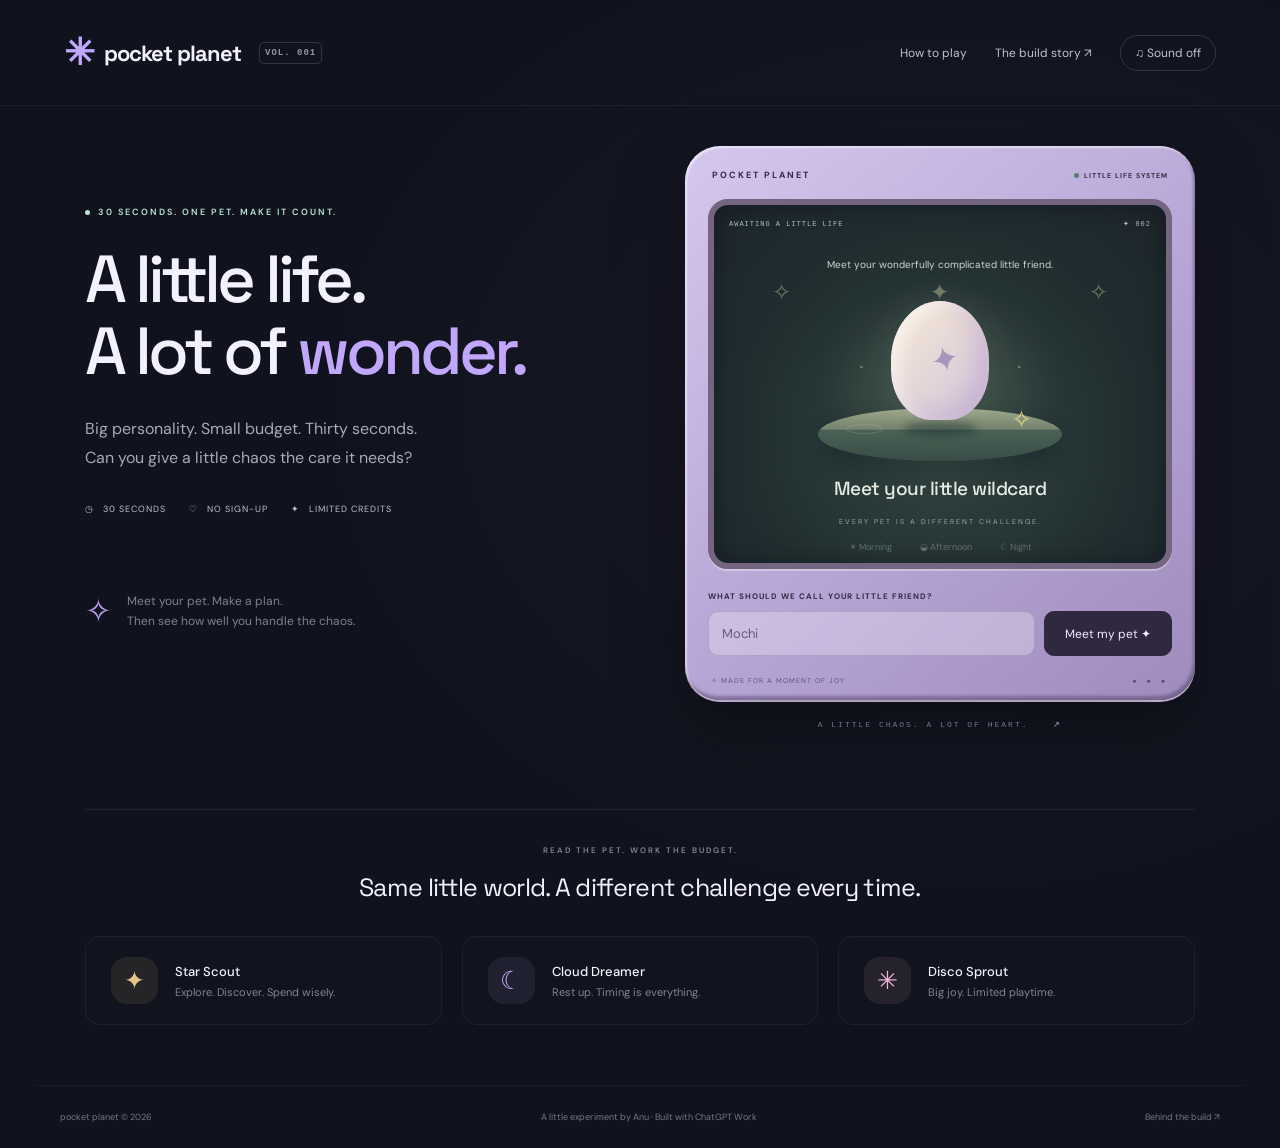
<file: index.html>
<!doctype html><html lang="en"><head><meta charset="utf-8"><meta name="viewport" content="width=device-width,initial-scale=1"><meta name="description" content="Hatch a friend. Shape a little life. A 30-second virtual pet strategy challenge."><title>Pocket Planet — A little life, a lot of wonder</title><link rel="stylesheet" href="style.css"></head><body>
<header><a class="brand" href="./"><span class="brandmark">✳</span> pocket planet<span class="beta">VOL. 001</span></a><nav><button id="how">How to play</button><a href="journey.html">The build story ↗</a><button id="sound" aria-pressed="false" aria-label="Enable sound">♫ Sound off</button></nav></header>
<main><section class="intro"><div class="eyebrow"><span></span> 30 SECONDS. ONE PET. MAKE IT COUNT.</div><h1>A little life.<br>A lot of <em>wonder.</em></h1><p>Big personality. Small budget. Thirty seconds.<br>Can you give a little chaos the care it needs?</p><div class="intro-bottom"><span>◷ &nbsp; 30 SECONDS</span><span>♡ &nbsp; NO SIGN-UP</span><span>✦ &nbsp; LIMITED CREDITS</span></div><div class="note"><span>✧</span><p>Meet your pet. Make a plan.<br>Then see how well you handle the chaos.</p></div></section>
<section class="game-wrap" aria-label="Virtual pet game"><div class="console"><div class="console-top"><span>POCKET PLANET</span><span><i></i> LITTLE LIFE SYSTEM</span></div><div class="screen" id="screen"><div class="screen-top"><span id="chapter">AWAITING A LITTLE LIFE</span><span id="turn">✦ 001</span></div><div class="stars">✧ <span>·</span> ✦ <span>·</span> ✧</div><div class="speech" id="speech" aria-live="polite">A tiny personality. A brand-new challenge.</div><button class="pet-stage" id="pet" aria-label="Hatch your egg"><div class="halo"></div><div class="orb" id="creature"><div class="egg-pattern">✦</div><div class="face"><i></i><i></i><b></b><span></span><span></span></div><div class="leaf"></div></div><div class="shadow"></div><div class="planet"><div class="crater"></div><div class="sprig">✧</div></div><div id="particles"></div></button><div class="pet-label"><h2 id="petname">Meet your little wildcard</h2><span id="subtitle">EVERY PET IS A DIFFERENT CHALLENGE.</span></div><div class="progress" id="progress"><span class="active">☀ Morning</span><span>◒ Afternoon</span><span>☾ Night</span></div></div>
<div id="onboard"><label for="name">WHAT SHOULD WE CALL YOUR LITTLE FRIEND?</label><div class="name-row"><input id="name" maxlength="18" placeholder="Mochi" aria-label="Pet name"><button class="primary" id="hatch">Meet my pet ✦</button></div></div>
<div id="briefing" hidden><div class="pet-dossier"><span id="trait" class="trait"></span><h3 id="profile-title"></h3><p id="profile-desc"></p><div class="loadout"><strong id="brief-budget"></strong><span>30-second round · 2 timed wishes</span></div><p id="brief-stats" class="brief-stats"></p><div id="price-preview"></div><p class="brief-tip">Keep needs high, answer wishes, and mix your care. Activities take time and supplies are limited. Prices drop by 1 credit from 12–18s.</p></div><button class="primary start-round" id="start">Start the clock →</button><p class="clock-note">The timer starts only when you’re ready. It keeps running if you leave or refresh.</p></div><div id="playing" hidden><div class="round-hud"><div><small>TIME LEFT</small><strong id="timer">30.0s</strong></div><div><small>CREDITS</small><strong id="wallet"></strong></div><div><small>CARE POINTS</small><strong id="live-score"></strong></div></div><div class="time-track"><div id="time-fill"></div></div><div id="request" class="request" role="status"></div><div class="meters"><div>Fullness <strong id="v0"></strong><meter id="m0" min="0" max="100"></meter></div><div>Happiness <strong id="v1"></strong><meter id="m1" min="0" max="100"></meter></div><div>Energy <strong id="v2"></strong><meter id="m2" min="0" max="100"></meter></div></div><div class="actions"><button data-action="feed"><span>◕</span>Feed<small></small></button><button data-action="play"><span>✳</span>Play<small></small></button><button data-action="rest"><span>☾</span>Rest<small></small></button><button data-action="explore"><span>✧</span>Explore<small></small></button></div><div class="turns"><span id="hint">Every choice leaves a little sparkle.</span><span id="count">0 / 12 moments</span></div></div>
<div id="ending" hidden><div class="ending-head">✦ YOUR 30-SECOND CARE REPORT</div><div class="report-score"><strong id="final-score"></strong><span id="medal"></span></div><div id="breakdown"></div><p id="result"></p><div class="end-buttons"><button class="primary" id="download">Save keepsake ↓</button><button id="replay">New challenge ↻</button></div></div><div class="console-bottom"><span>✧ MADE FOR A MOMENT OF JOY</span><span>● ● ●</span></div></div><div class="under-console">A LITTLE CHAOS. A LOT OF HEART. <span>↗</span></div></section></main>
<section class="below"><span class="eyebrow">READ THE PET. WORK THE BUDGET.</span><h2>Same little world. A different challenge every time.</h2><div class="evolutions"><article><span class="mini scout">✦</span><div><h3>Star Scout</h3><p>Explore. Discover. Spend wisely.</p></div></article><article><span class="mini dreamer">☾</span><div><h3>Cloud Dreamer</h3><p>Rest up. Timing is everything.</p></div></article><article><span class="mini disco">✳</span><div><h3>Disco Sprout</h3><p>Big joy. Limited playtime.</p></div></article></div></section><footer><span>pocket planet © 2026</span><span>A little experiment by Anu · Built with ChatGPT Work</span><a href="journey.html">Behind the build ↗</a></footer>
<dialog id="modal"><button id="close" class="close" aria-label="Close dialog">×</button><div id="modalbody"></div></dialog><script src="engine.js"></script><script src="game.js"></script></body></html>
</file>
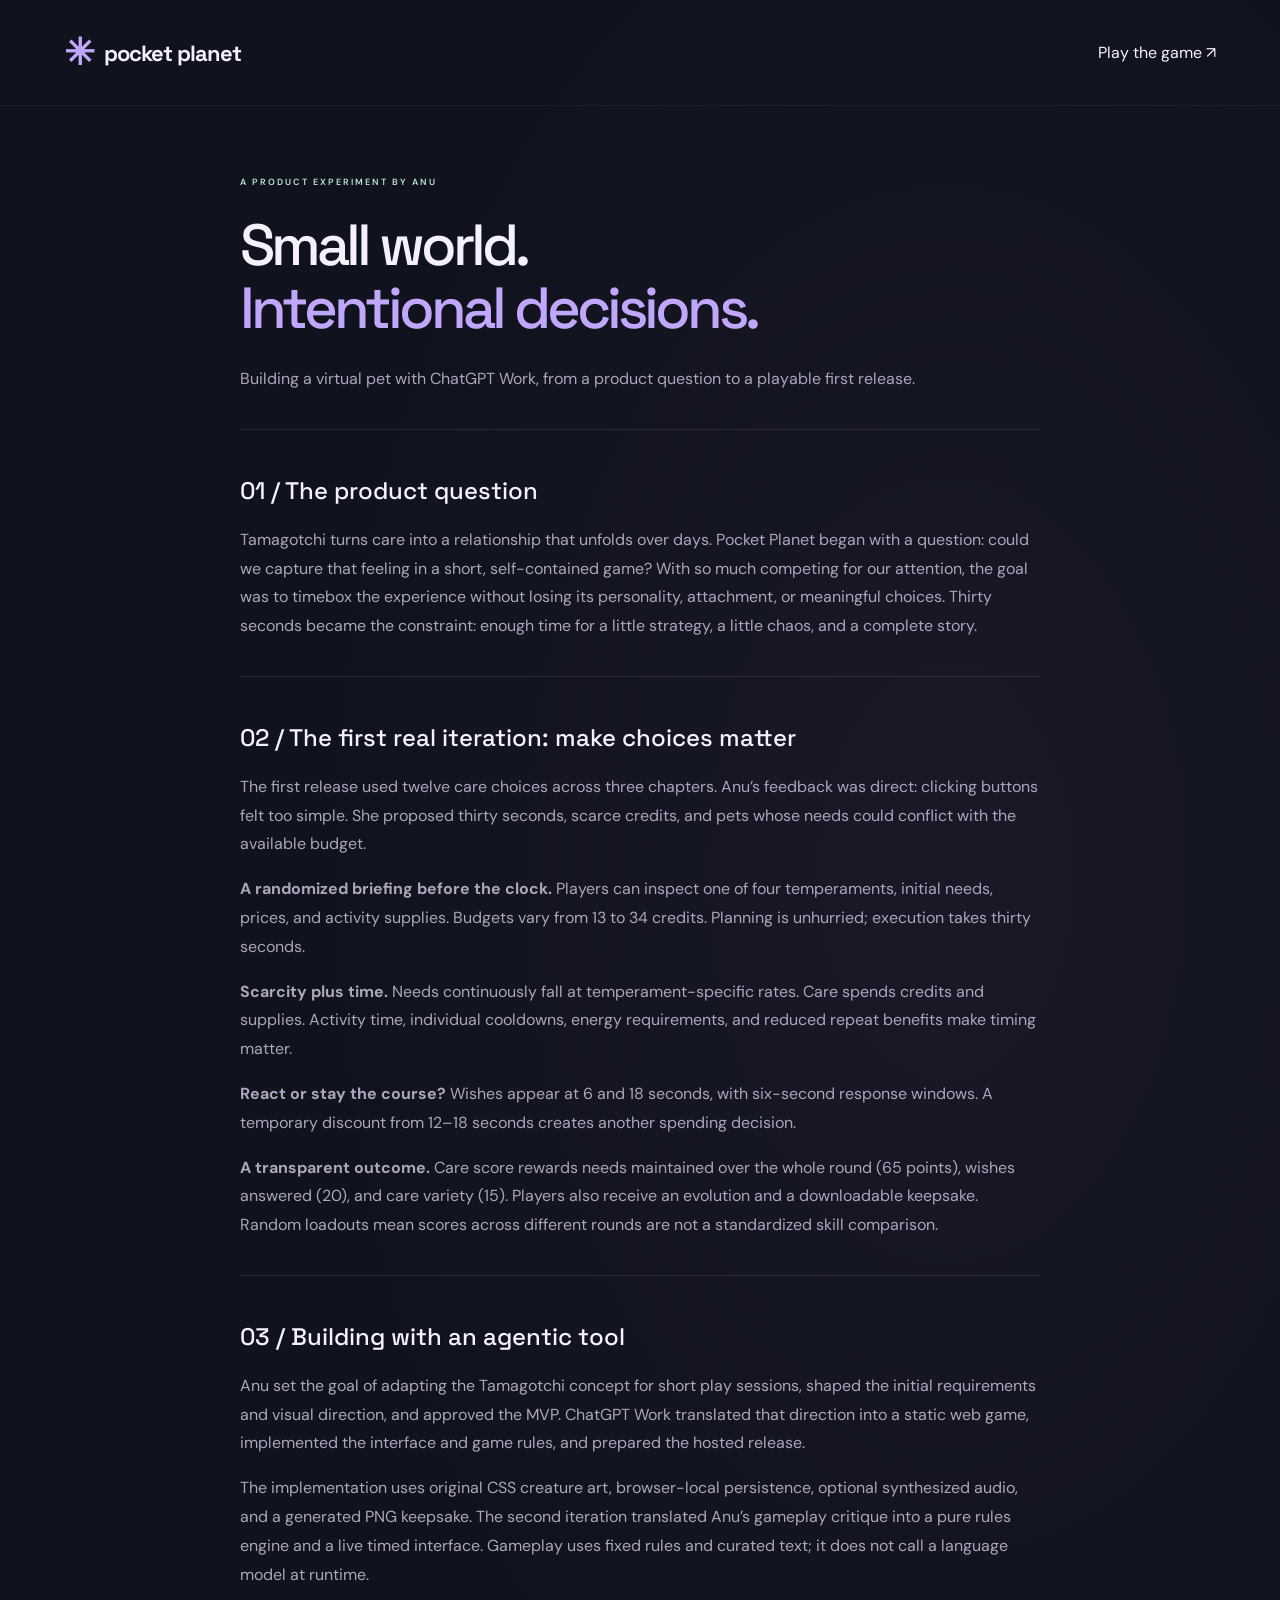
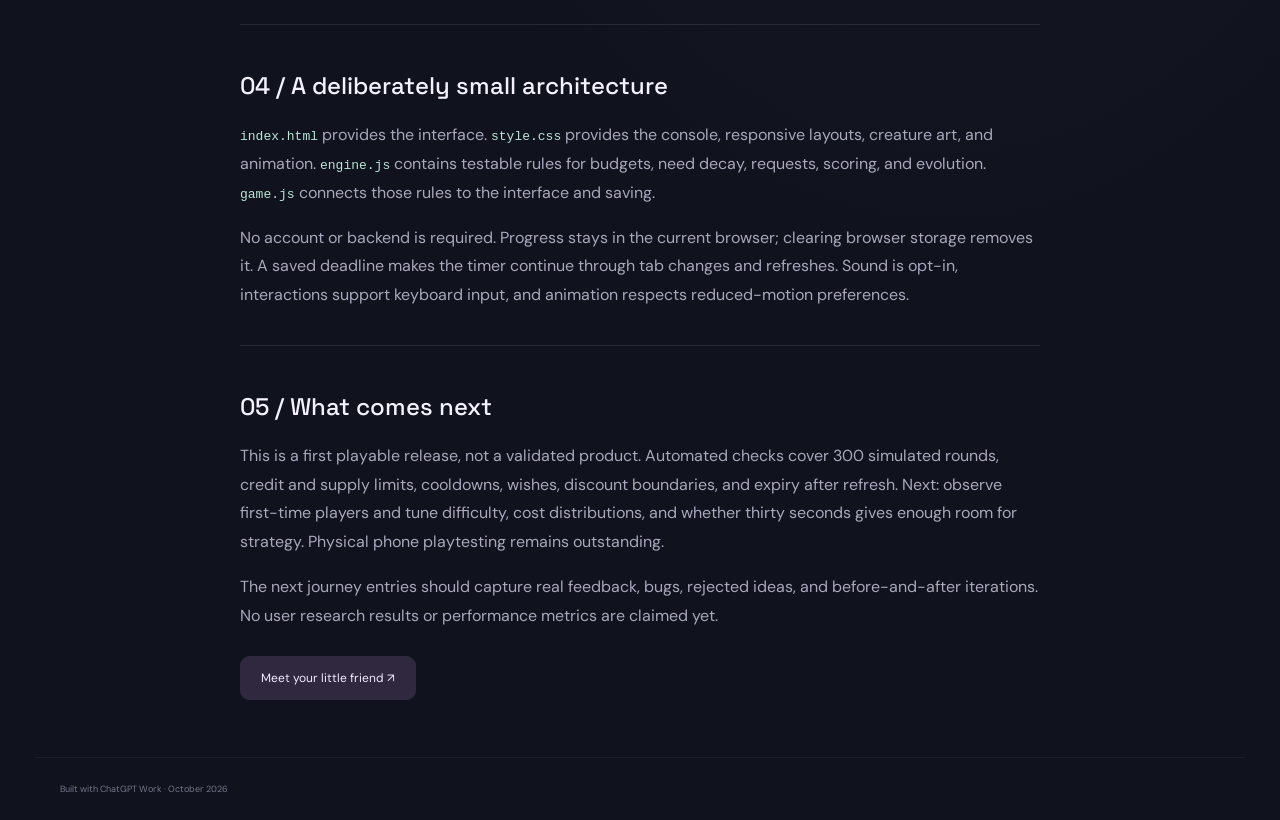
<file: journey.html>
<!doctype html><html lang="en"><head><meta charset="utf-8"><meta name="viewport" content="width=device-width,initial-scale=1"><title>Pocket Planet — The build story</title><link rel="stylesheet" href="style.css"></head><body><header><a class="brand" href="./"><span class="brandmark">✳</span> pocket planet</a><a href="./">Play the game ↗</a></header><main class="journey" style="display:block"><div class="eyebrow">A PRODUCT EXPERIMENT BY ANU</div><h1>Small world.<br><em>Intentional decisions.</em></h1><p>Building a virtual pet with ChatGPT Work, from a product question to a playable first release.</p><section><h2>01 / The product question</h2><p>Tamagotchi turns care into a relationship that unfolds over days. Pocket Planet began with a question: could we capture that feeling in a short, self-contained game? With so much competing for our attention, the goal was to timebox the experience without losing its personality, attachment, or meaningful choices. Thirty seconds became the constraint: enough time for a little strategy, a little chaos, and a complete story.</p></section><section><h2>02 / The first real iteration: make choices matter</h2><p>The first release used twelve care choices across three chapters. Anu’s feedback was direct: clicking buttons felt too simple. She proposed thirty seconds, scarce credits, and pets whose needs could conflict with the available budget.</p><p><b>A randomized briefing before the clock.</b> Players can inspect one of four temperaments, initial needs, prices, and activity supplies. Budgets vary from 13 to 34 credits. Planning is unhurried; execution takes thirty seconds.</p><p><b>Scarcity plus time.</b> Needs continuously fall at temperament-specific rates. Care spends credits and supplies. Activity time, individual cooldowns, energy requirements, and reduced repeat benefits make timing matter.</p><p><b>React or stay the course?</b> Wishes appear at 6 and 18 seconds, with six-second response windows. A temporary discount from 12–18 seconds creates another spending decision.</p><p><b>A transparent outcome.</b> Care score rewards needs maintained over the whole round (65 points), wishes answered (20), and care variety (15). Players also receive an evolution and a downloadable keepsake. Random loadouts mean scores across different rounds are not a standardized skill comparison.</p></section><section><h2>03 / Building with an agentic tool</h2><p>Anu set the goal of adapting the Tamagotchi concept for short play sessions, shaped the initial requirements and visual direction, and approved the MVP. ChatGPT Work translated that direction into a static web game, implemented the interface and game rules, and prepared the hosted release.</p><p>The implementation uses original CSS creature art, browser-local persistence, optional synthesized audio, and a generated PNG keepsake. The second iteration translated Anu’s gameplay critique into a pure rules engine and a live timed interface. Gameplay uses fixed rules and curated text; it does not call a language model at runtime.</p></section><section><h2>04 / A deliberately small architecture</h2><p><code>index.html</code> provides the interface. <code>style.css</code> provides the console, responsive layouts, creature art, and animation. <code>engine.js</code> contains testable rules for budgets, need decay, requests, scoring, and evolution. <code>game.js</code> connects those rules to the interface and saving.</p><p>No account or backend is required. Progress stays in the current browser; clearing browser storage removes it. A saved deadline makes the timer continue through tab changes and refreshes. Sound is opt-in, interactions support keyboard input, and animation respects reduced-motion preferences.</p></section><section><h2>05 / What comes next</h2><p>This is a first playable release, not a validated product. Automated checks cover 300 simulated rounds, credit and supply limits, cooldowns, wishes, discount boundaries, and expiry after refresh. Next: observe first-time players and tune difficulty, cost distributions, and whether thirty seconds gives enough room for strategy. Physical phone playtesting remains outstanding.</p><p>The next journey entries should capture real feedback, bugs, rejected ideas, and before-and-after iterations. No user research results or performance metrics are claimed yet.</p></section><a class="primary" href="./">Meet your little friend ↗</a></main><footer>Built with ChatGPT Work · October 2026</footer></body></html>
</file>
<file: style.css>
@import url('https://fonts.googleapis.com/css2?family=DM+Sans:wght@400;500;600;700&family=Space+Grotesk:wght@400;500;600;700&display=swap');
:root{color-scheme:dark;--bg:#10131d;--text:#f4f1ff;--muted:#9293aa;--lilac:#c0a7fb;--mint:#b9e5d6}*{box-sizing:border-box}body{margin:0;background:var(--bg);color:var(--text);font-family:'DM Sans',sans-serif;background-image:radial-gradient(ellipse at 74% 36%,#29213960,transparent 46%)}button,a,input{-webkit-tap-highlight-color:transparent}button,a{color:inherit}button{font:inherit;cursor:pointer}button:focus-visible,a:focus-visible,input:focus-visible{outline:3px solid var(--mint);outline-offset:5px}a{text-decoration:none}header{height:106px;max-width:1320px;margin:auto;padding:0 5%;display:flex;align-items:center;justify-content:space-between;border-bottom:1px solid #ffffff0d}.brand{font-family:'Space Grotesk';font-weight:700;font-size:22px;display:flex;align-items:center;gap:10px;letter-spacing:-1px}.brandmark{color:var(--lilac);font-size:37px}.beta{font-family:monospace;font-size:9px;letter-spacing:1px;color:var(--muted);border:1px solid #ffffff24;border-radius:5px;padding:5px;margin-left:8px}nav{display:flex;gap:28px;align-items:center;font-size:12px;color:#c2bfd1}nav button{border:0;background:none;padding:8px 0}#sound{border:1px solid #ffffff24;border-radius:30px;padding:9px 14px}main{max-width:1160px;margin:68px auto 80px;display:grid;grid-template-columns:1fr 510px;align-items:center;gap:50px;padding:0 25px}.eyebrow{font-size:9px;font-weight:600;letter-spacing:2px;color:var(--mint);display:flex;align-items:center;gap:8px}.eyebrow>span{width:5px;height:5px;border-radius:50%;background:var(--mint)}h1{font-family:'Space Grotesk';font-size:clamp(48px,5.2vw,70px);font-weight:500;letter-spacing:-4px;line-height:1.08;margin:26px 0}h1 em{font-style:normal;color:var(--lilac)}.intro>p{font-size:16px;line-height:1.85;color:#aaa7bc}.intro-bottom{display:flex;gap:23px;margin-top:30px;font-size:9px;letter-spacing:1px;color:#c4bed3}.note{display:flex;align-items:center;gap:15px;margin-top:64px}.note>span{font-size:32px;color:#bda0ed}.note p{font-size:12px;line-height:1.7;color:#7f7f96}.console{border-radius:35px;background:linear-gradient(140deg,#d5c7ed,#b4a2d3 60%,#9f8cbc);padding:21px 23px 15px;box-shadow:inset 2px 2px 2px #ffffff80,inset -2px -4px 3px #46345a70,0 25px 75px #0005,0 2px 0 #e6d6fa;color:#332b44;transform:rotate(-1deg)}.console-top{display:flex;justify-content:space-between;font-size:9px;letter-spacing:2px;font-weight:700;padding:2px 4px 18px}.console-top span+span{font-size:7px;letter-spacing:1px;display:flex;align-items:center;gap:5px}.console-top i{width:5px;height:5px;background:#547f68;border-radius:50%}.screen{background:radial-gradient(ellipse at 50% 64%,#344541,#202e30 60%,#1d252c);border:6px solid #746580;border-radius:20px;position:relative;overflow:hidden;box-shadow:0 2px 0 #fff5,inset 0 0 25px #0005;height:370px;color:#e5ece3;transition:background 1s}.screen.afternoon{background:radial-gradient(ellipse at 50% 60%,#5e5150,#34344c 75%)}.screen.night{background:radial-gradient(ellipse at 50% 60%,#39345d,#1b2039 75%)}.screen-top{display:flex;justify-content:space-between;padding:15px;font-family:monospace;font-size:8px;letter-spacing:1px;color:#abc0b7}.stars{position:absolute;top:72px;left:24px;right:24px;display:flex;justify-content:space-around;color:#d9dca66b;font-size:23px}.stars span{transform:translateY(75px)}.speech{position:relative;text-align:center;top:15px;font-size:11px;color:#cad6ce;padding:0 15px;min-height:28px}.pet-stage{border:0;background:none;position:relative;display:block;width:100%;height:210px;color:inherit}.halo{position:absolute;width:190px;height:150px;top:38px;left:calc(50% - 95px);border-radius:50%;background:#bdd5ad15;filter:blur(20px)}.orb{position:absolute;z-index:3;left:calc(50% - 49px);top:30px;width:98px;height:119px;border-radius:52% 52% 44% 44%;background:linear-gradient(130deg,#f7ebd3,#d3c1dd);box-shadow:inset -12px -8px 20px #9a80b344,inset 8px 4px 15px #fff9,0 0 40px #e4e0c015;animation:bob 3s ease-in-out infinite}.egg-pattern{font-size:35px;color:#a995bb;padding-top:36px;transform:rotate(-15deg)}.face,.leaf{display:none}.hatched.orb{height:99px;top:47px;background:linear-gradient(135deg,#d4f5ce,#99c9a5);border-radius:46% 48% 40% 42%;box-shadow:inset -10px -10px 15px #428d6b55,inset 6px 7px 14px #eeffda88}.hatched .egg-pattern{display:none}.hatched .face{display:block}.face i{position:absolute;top:42px;left:27px;background:#263b38;border-radius:50%;width:8px;height:12px}.face i+i{left:63px}.face b{position:absolute;top:58px;left:44px;width:12px;height:7px;border-bottom:2px solid #263b38;border-radius:0 0 50% 50%}.face span{position:absolute;top:55px;left:17px;width:14px;height:7px;border-radius:50%;background:#eea3a480}.face span+span{left:70px}.hatched .leaf{display:block;position:absolute;top:-19px;left:46px;width:23px;height:29px;background:#a7d699;border-radius:2px 25px 2px 25px;transform:rotate(22deg)}.orb.scout{background:linear-gradient(135deg,#ffe1a4,#e6ac6c)}.orb.dreamer{background:linear-gradient(135deg,#e6d8ff,#ad9ed8)}.orb.disco{background:linear-gradient(135deg,#ffceec,#d18bb6)}.orb.disco .leaf{background:#d7a8f9;transform:rotate(60deg);width:32px}.shadow{position:absolute;width:75px;height:15px;top:150px;left:calc(50% - 37px);border-radius:50%;background:#0b1d2566;filter:blur(4px);z-index:2}.planet{position:absolute;top:137px;left:calc(50% - 122px);width:244px;height:53px;border-radius:50%;background:linear-gradient(#9da98c,#73836d 40%,#4b6156 42%,#384d46);box-shadow:0 11px 22px #0c1b2355}.crater{width:37px;height:10px;border:1px solid #c3c6a33b;border-radius:50%;position:absolute;left:28px;top:16px}.sprig{position:absolute;right:30px;top:-5px;color:#e1ce87;font-size:25px}.pet-label{text-align:center;position:relative;margin-top:-5px}.pet-label h2{font-family:'Space Grotesk';font-size:19px;font-weight:500;margin:0 0 7px;letter-spacing:-.5px}.pet-label>span{font-size:7px;letter-spacing:2px;color:#9cad9f}.progress{display:flex;justify-content:center;gap:28px;margin-top:21px;font-size:9px;color:#8b9b9590}.progress .active{color:#e4d9a8}.console label{display:block;font-size:8px;letter-spacing:1px;font-weight:700;margin:22px 0 10px}.name-row{display:flex;gap:9px}.name-row input{min-width:0;flex:1;background:#ffffff45;border:1px solid #65517b40;border-radius:10px;color:#352b45;padding:13px;font:inherit;font-size:13px}.name-row input::placeholder{color:#675a77}.primary{background:#30283e!important;color:#f2eaff!important;border:1px solid #30283e!important;border-radius:10px;padding:13px 20px;font-size:12px}.console-bottom{display:flex;justify-content:space-between;padding:20px 3px 0;font-size:7px;letter-spacing:1px;opacity:.65}.console-bottom span+span{letter-spacing:4px}.under-console{font-family:monospace;letter-spacing:2px;font-size:8px;text-align:center;color:#777387;margin-top:20px}.under-console span{margin-left:18px;color:#c4aee9}.meters{display:grid;grid-template-columns:repeat(3,1fr);gap:15px;margin:18px 0}.meters>div{font-size:10px}.meters strong{float:right;font-size:9px}meter{display:block;width:100%;height:7px;margin-top:6px}meter::-webkit-meter-bar{background:#7b6c9144;border:0;border-radius:6px}meter::-webkit-meter-optimum-value{background:#4b665a;border-radius:6px}.actions{display:grid;grid-template-columns:repeat(4,1fr);gap:8px}.actions button{border:1px solid #ffffff4a;background:#dfd1ee8c;color:#3e334f;border-radius:13px;padding:10px 2px;font-size:10px;box-shadow:0 3px 0 #78638f55;transition:transform .15s}.actions button:hover{background:#eadff7;transform:translateY(-2px)}.actions button:active{transform:translateY(2px)}.actions button>span{display:block;font-size:24px;margin-bottom:6px}.actions small{display:block;font-size:7px;opacity:.7;margin-top:4px}.turns{display:flex;justify-content:space-between;font-size:8px;margin-top:14px;gap:12px}.below{max-width:1110px;margin:auto;padding:35px 0 60px;border-top:1px solid #ffffff12}.below>.eyebrow{justify-content:center;font-size:8px;color:#8a829d}.below>h2{text-align:center;font:400 25px 'Space Grotesk';letter-spacing:-.7px;margin:16px 0 33px}.evolutions{display:grid;grid-template-columns:repeat(3,1fr);gap:20px}.evolutions article{display:flex;align-items:center;gap:17px;padding:20px 25px;border:1px solid #ffffff0e;border-radius:15px;background:#ffffff02}.mini{display:grid;place-items:center;border-radius:16px;width:47px;height:47px;font-size:25px}.scout.mini{background:#e3bd7c18;color:#e5c48a}.dreamer.mini{background:#b59ce118;color:#c4a6f8}.disco.mini{background:#e9a9ca18;color:#ecb6d4}h3{font-size:13px;font-weight:500;margin:0 0 5px}.evolutions p{font-size:11px;color:#858397;margin:0}footer{border-top:1px solid #ffffff0b;max-width:1210px;margin:auto;padding:25px;display:flex;justify-content:space-between;font-size:9px;color:#77758b}dialog{background:#242334;color:#eee8fa;border:1px solid #68587b;border-radius:24px;padding:35px;max-width:460px;width:calc(100% - 36px);box-shadow:0 25px 100px #0009}dialog::backdrop{background:#060713b8;backdrop-filter:blur(8px)}dialog h2{font:500 28px 'Space Grotesk';letter-spacing:-1px}dialog p,dialog li{font-size:14px;color:#bfb8cf;line-height:1.8}.close{position:absolute;right:16px;top:12px;background:none;border:0;font-size:24px}dialog .choice{display:block;width:100%;margin:12px 0;border:1px solid #736087;background:#c1a3ef18;border-radius:12px;padding:15px;text-align:left}dialog .choice small{display:block;color:#b1a9bf;margin-top:5px}.ending-head{font-size:8px;letter-spacing:1.5px;margin-top:20px}#result{font-size:12px;line-height:1.7}.end-buttons{display:flex;gap:10px}.end-buttons button:not(.primary){border:1px solid #68517e55;background:transparent;border-radius:10px;font-size:11px;padding:10px}.reaction{animation:react .6s ease!important}@keyframes bob{50%{transform:translateY(-9px) rotate(3deg)}}@keyframes react{40%{transform:translateY(-25px) rotate(-12deg)}70%{transform:translateY(-5px) rotate(10deg)}}[hidden]{display:none!important}.journey{max-width:850px;margin:70px auto;padding:0 25px}.journey h1{font-size:58px}.journey p{color:#aaa7bc;line-height:1.8}.journey section{margin:35px 0;border-top:1px solid #ffffff18;padding-top:25px}.journey h2{font:500 24px 'Space Grotesk'}.journey code{color:var(--mint)}@media(max-width:900px){main{grid-template-columns:1fr 460px;gap:25px;margin-top:45px}.intro-bottom{gap:10px;font-size:7px}h1{font-size:50px}.below{margin:0 25px}.evolutions article{padding:15px;gap:10px}}@media(max-width:740px){header{height:80px}.brand{font-size:18px}.beta{display:none}nav{gap:15px;font-size:10px}nav a{display:none}main{display:flex;flex-direction:column;margin:38px auto 45px;gap:35px;padding:0 20px}.intro{text-align:center}.eyebrow{justify-content:center;font-size:7px}h1{font-size:52px;margin:20px 0;letter-spacing:-3px}.intro>p{font-size:13px}.intro-bottom{justify-content:center;gap:20px;font-size:8px}.note{display:none}.game-wrap{width:100%;max-width:480px}.console{padding:18px 15px 15px;transform:none;border-radius:27px}.screen{height:365px}.console-top{font-size:8px}.console-top span+span{font-size:6px}.evolutions{grid-template-columns:1fr;gap:10px}.evolutions article{padding:15px 22px}.below>h2{font-size:23px}footer{flex-wrap:wrap;gap:15px;justify-content:center;text-align:center}.journey h1{font-size:43px}}@media(prefers-reduced-motion:reduce){*,*::before,*::after{animation:none!important;transition:none!important}}
/* Keep chapter labels clear of the screen bezel at every viewport. */
.progress{margin-top:12px}
.pet-dossier{margin-top:17px}.trait{font-size:8px;letter-spacing:1.5px;display:inline-block;background:#382b4d;color:#e4cfff;border-radius:20px;padding:5px 10px}.pet-dossier h3{font:600 21px 'Space Grotesk';margin:10px 0 6px}.pet-dossier p{font-size:11px;line-height:1.6;margin:6px 0 12px}.loadout{display:flex;align-items:center;justify-content:space-between;padding:10px 0;border-top:1px solid #49305f25}.loadout strong{font-size:21px}.loadout>span{font-size:9px}.brief-stats{font-size:10px!important;font-weight:600}#price-preview{display:grid;grid-template-columns:1fr 1fr;gap:7px}#price-preview>div{padding:9px 10px;border:1px solid #4b345e25;border-radius:8px;background:#ffffff20;font-size:10px}#price-preview strong{float:right;font-size:9px}.brief-tip{font-size:9px!important;opacity:.8}.start-round{width:100%}.clock-note{font-size:8px;line-height:1.5;text-align:center;margin-bottom:0}.round-hud{display:grid;grid-template-columns:1fr 1fr 1fr;gap:10px;margin:17px 0 10px}.round-hud>div{display:flex;flex-direction:column;gap:4px}.round-hud>div:nth-child(2){text-align:center}.round-hud>div:nth-child(3){text-align:right}.round-hud small{font-size:7px;letter-spacing:1px}.round-hud strong{font:600 24px 'Space Grotesk';font-variant-numeric:tabular-nums}.time-track{height:5px;border-radius:6px;background:#5a436736;overflow:hidden}#time-fill{height:100%;background:#443351;transition:width .1s linear}.urgent{color:#8b304f}.request{min-height:42px;display:flex;align-items:center;justify-content:center;font-size:10px;text-align:center;margin:10px 0 0;padding:8px;background:#ffffff24;border:1px solid #ffffff25;border-radius:10px}.request.wish-active{background:#fff0ba80;border-color:#f6e3a9}.actions button{position:relative;min-height:103px}.actions button:disabled{cursor:default;opacity:.48;transform:none;background:#aa98c0;box-shadow:none}.actions .action-status{font-size:7px;margin:6px 0 0;min-height:10px;letter-spacing:0}.actions small{font-size:9px;font-weight:600}.orb.working{animation:busy .5s ease-in-out infinite}.orb.needy .face b{border-bottom:0;border-top:2px solid #263b38}.orb.needy{filter:saturate(.65)}@keyframes busy{50%{transform:translateY(-10px) rotate(-9deg)}}.report-score{display:flex;align-items:center;justify-content:space-between;margin:12px 0}.report-score strong{font:600 36px 'Space Grotesk';letter-spacing:-2px}.report-score>span{font-size:8px;letter-spacing:1px;max-width:125px;text-align:right}#breakdown>div{display:flex;justify-content:space-between;font-size:10px;padding:6px 0;border-bottom:1px solid #563e6b20}.console:has(#briefing:not([hidden])) .screen{height:320px}.console:has(#briefing:not([hidden])) .pet-stage{height:170px}.console:has(#briefing:not([hidden])) .progress{display:none}.console:has(#playing:not([hidden])) .screen{height:320px}.console:has(#playing:not([hidden])) .pet-stage{height:170px}.console:has(#playing:not([hidden])) .progress{margin-top:6px;font-size:8px}.game-wrap{align-self:center}#pet:disabled{cursor:default}.speech{line-height:1.4;font-size:10px}#turn{font-size:7px}.below>h2{padding:0 10px}.console{transform:none}main{align-items:start}.intro{padding-top:60px}@media(max-width:740px){.intro{padding-top:0}.round-hud strong{font-size:23px}.loadout>span{font-size:8px}.actions small{font-size:8px}#price-preview>div{font-size:9px;padding:9px 6px}#price-preview strong{font-size:8px}.console-top span+span{letter-spacing:.5px}}
.console:has(#briefing:not([hidden])) .screen,.console:has(#playing:not([hidden])) .screen{height:345px}.console:has(#briefing:not([hidden])) .pet-stage,.console:has(#playing:not([hidden])) .pet-stage{height:195px}.actions .action-effect{font-size:6px;margin:4px 0 0;min-height:9px;letter-spacing:0;white-space:nowrap}.actions button{padding-left:1px;padding-right:1px;min-height:116px}main{margin-top:40px}.screen-top{gap:10px}.screen-top>span:first-child{max-width:70%;font-size:7px}
</file>
